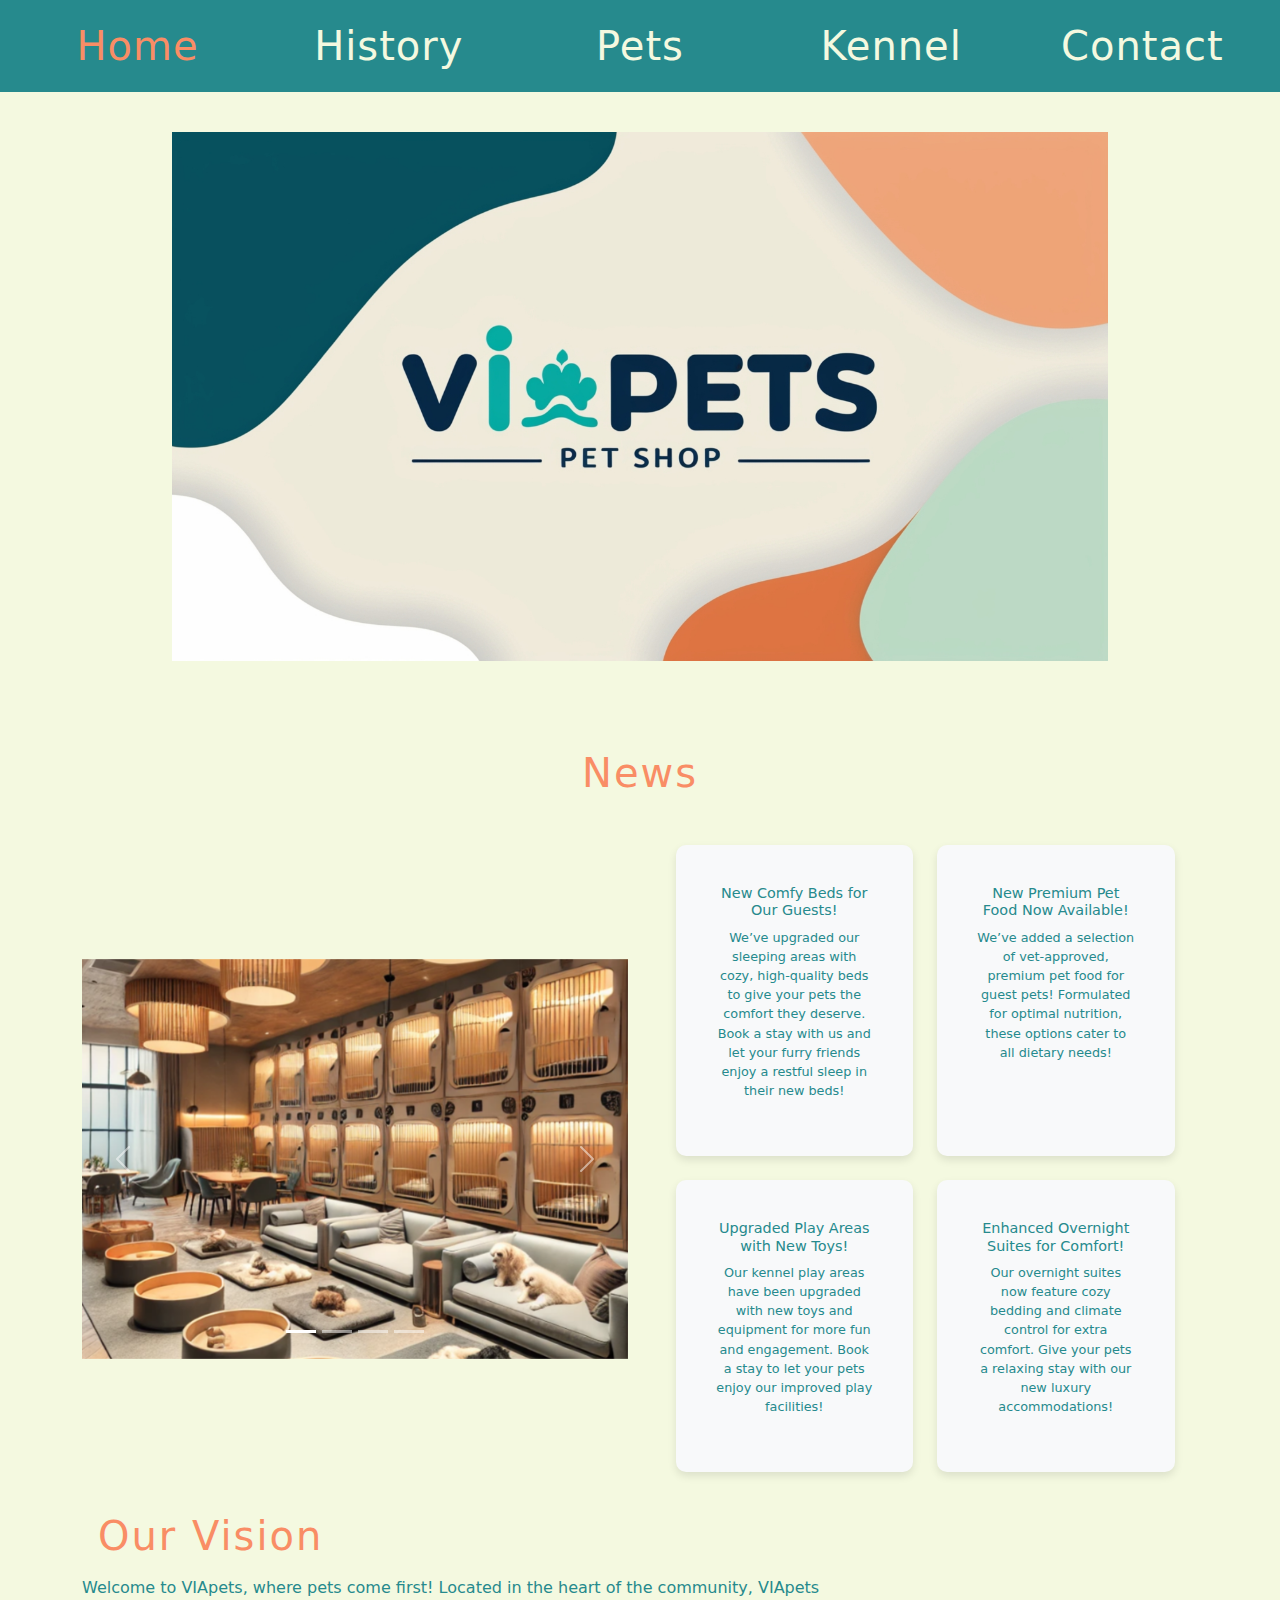
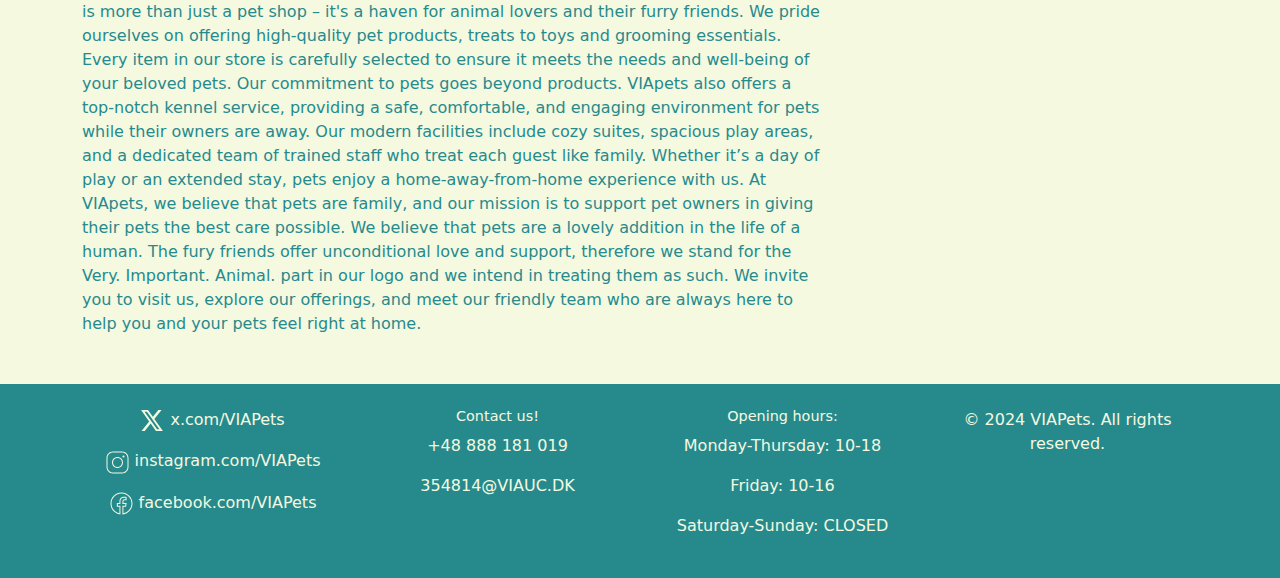
<file: website/index.html>
<!-- AUTHOR: JAKUB BĄCZEK -->
<!DOCTYPE html>
<html lang="en">
<head>
    <meta charset="UTF-8">
    <meta name="viewport" content="width=device-width, initial-scale=1.0">
    <title>VIAPets Main page</title>
    <link href="css/bootstrap.min.css" type="text/css" rel="stylesheet">
    <link href="css/index.css" rel="stylesheet">
    <link href="css/header.css" rel="stylesheet" type="text/css">
    <link href="css/footer.css" rel="stylesheet" type="text/css">
    <script src="js/bootstrap.bundle.min.js"></script>
    <link rel="shortcut icon" href="img/favicon.ico">
</head>
<body>
<header>
    <nav class="navbar navbar-expand-lg navbar-custom">
        <div class="container-fluid">
          <button class="navbar-toggler" type="button" data-bs-toggle="collapse" data-bs-target="#navbarNav" aria-controls="navbarNav" aria-expanded="false" aria-label="Toggle navigation">
            <span class="navbar-toggler-icon"><svg xmlns="http://www.w3.org/2000/svg" viewBox="0 0 30 30"><path stroke-linecap="round" stroke-miterlimit="10" stroke-width="2" d="M4 7h22M4 15h22M4 23h22"/></svg></span>
          </button>
          <div class="collapse navbar-collapse" id="navbarNav">
            <ul class="navbar-nav">
              <li class="nav-item">
                <a class="nav-link active" href="index.html">Home</a>
              </li>
              <li class="nav-item">
                <a class="nav-link" href="history.html">History</a>
              </li>
              <li class="nav-item">
                <a class="nav-link" href="pets.html">Pets</a>
              </li>
              <li class="nav-item">
                <a class="nav-link" href="kennel.html">Kennel</a>
              </li>
              <li class="nav-item">
                <a class="nav-link" href="contact.html">Contact</a>
              </li>
            </ul>
          </div>
        </div>
      </nav>
</header>
<div class="d-flex justify-content-center row m-0 rounded">
    <img src="img/viapets_logo.jpg" class="col-md-9 col-12 img-fluid rounded big-logo rounded" alt="Logo">
</div>
<div class="container">
    <h1 class="text-center m-5">News</h1>
    <div class="row">
        <div class="col-lg-6 col-12 d-flex align-items-center mb-4">
            <div id="carouselExampleIndicators" class="carousel slide" data-bs-ride="carousel">
                <div class="carousel-indicators">
                    <button type="button" data-bs-target="#carouselExampleIndicators" data-bs-slide-to="0" class="active" aria-current="true" aria-label="Slide 1"></button>
                    <button type="button" data-bs-target="#carouselExampleIndicators" data-bs-slide-to="1" aria-label="Slide 2"></button>
                    <button type="button" data-bs-target="#carouselExampleIndicators" data-bs-slide-to="2" aria-label="Slide 3"></button>
                    <button type="button" data-bs-target="#carouselExampleIndicators" data-bs-slide-to="3" aria-label="Slide 4"></button>
                </div>
                <div class="carousel-inner">
                    <div class="carousel-item active">
                        <img src="img/hotel2.png" class="d-block" alt="Luxury Suite 1">
                    </div>
                    <div class="carousel-item">
                        <img src="img/food.jpg" class="d-block" alt="Luxury Suite 2">
                    </div>
                    <div class="carousel-item">
                        <img src="img/beds.jpg" class="d-block " alt="Luxury Suite 3">
                    </div>
                    <div class="carousel-item">
                        <img src="img/palmywtle2.jpg" class="d-block " alt="Luxury Suite 3">
                    </div>
                </div>
                <button class="carousel-control-prev" type="button" data-bs-target="#carouselExampleIndicators" data-bs-slide="prev">
                    <span class="carousel-control-prev-icon" aria-hidden="true"></span>
                    <span class="visually-hidden">Previous</span>
                </button>
                <button class="carousel-control-next" type="button" data-bs-target="#carouselExampleIndicators" data-bs-slide="next">
                    <span class="carousel-control-next-icon" aria-hidden="true"></span>
                    <span class="visually-hidden">Next</span>
                </button>
            </div>
        </div>
        
        <div class="col-lg-6 col-12 mb-4">
           
            <div class="row gap-4 d-flex justify-content-center news">
                <div class="col-lg-5 col-12 vision m-0">
                    <h5>New Comfy Beds for Our Guests!</h5>
                    <p>We’ve upgraded our sleeping areas with cozy, high-quality beds to give your pets the comfort they deserve.
                         Book a stay with us and let your furry friends enjoy a restful sleep in their new beds! </p>
                </div>
                <div class="col-lg-5 col-12 vision m-0">

                    <h5>New Premium Pet Food Now Available!</h5>
                    <p>We’ve added a selection of vet-approved, premium pet food for guest pets! Formulated for optimal nutrition, 
                        these options cater to all dietary needs!</p>
                </div>
                <div class="col-lg-5 col-12 vision m-0">
                    <h5>Upgraded Play Areas with New Toys!</h5>
                    <p>Our kennel play areas have been upgraded with new toys and equipment for more fun and engagement.
                         Book a stay to let your pets enjoy our improved play facilities!</p>
                </div>
                <div class="col-lg-5 col-12 vision m-0">
                    <h5>Enhanced Overnight Suites for Comfort!</h5>
                    <p>Our overnight suites now feature cozy bedding and climate control for extra comfort. 
                        Give your pets a relaxing stay with our new luxury accommodations!</p>
                </div>
            </div>
        </div>
    </div>
    <div class="col-md-8 col-12">
        <h1 class="m-3">Our Vision</h1>
        <p class="mb-5">Welcome to VIApets, where pets come first! Located in the heart of the community, VIApets is more than just a pet shop – it's a haven for animal lovers and their furry friends. We pride ourselves on offering high-quality pet products, treats to toys and grooming essentials. Every item in our store is carefully selected to ensure it meets the needs and well-being of your beloved pets.

            Our commitment to pets goes beyond products. VIApets also offers a top-notch kennel service, providing a safe, comfortable, and engaging environment for pets while their owners are away. Our modern facilities include cozy suites, spacious play areas, and a dedicated team of trained staff who treat each guest like family. Whether it’s a day of play or an extended stay, pets enjoy a home-away-from-home experience with us.
            
            At VIApets, we believe that pets are family, and our mission is to support pet owners in giving their pets the best care possible. We believe that pets are a lovely addition in the life of a human. The fury friends offer unconditional love and support, therefore we stand for the Very. Important. Animal. part in our logo and we intend in treating them as such. We invite you to visit us, explore our offerings, and meet our friendly team who are always here to help you and your pets feel right at home.
            
            </p>
    </div>
</div>

<footer class="text-center py-4"> 
    <div class="container">
        <div class="row">
            <div class="col-md-3">
            
                <p><a href="x.com/VIAPets"><i><svg class="w-6 h-6 text-gray-800 dark:text-white" aria-hidden="true" xmlns="http://www.w3.org/2000/svg" width="25" height="25" fill="currentColor" viewBox="0 0 24 24">
                    <path fill="#F4F9E0" d="M13.795 10.533 20.68 2h-3.073l-5.255 6.517L7.69 2H1l7.806 10.91L1.47 22h3.074l5.705-7.07L15.31 22H22l-8.205-11.467Zm-2.38 2.95L9.97 11.464 4.36 3.627h2.31l4.528 6.317 1.443 2.02 6.018 8.409h-2.31l-4.934-6.89Z"/>
                  </svg>
                  </i> x.com/VIAPets</a></p>
                <p><a href="instagram.com/VIAPets"><i><svg xmlns="http://www.w3.org/2000/svg" x="0px" y="0px" width="25" height="25" viewBox="0 0 50 50" >
                    <path fill="#F4F9E0" d="M 16 3 C 8.8324839 3 3 8.8324839 3 16 L 3 34 C 3 41.167516 8.8324839 47 16 47 L 34 47 C 41.167516 47 47 41.167516 47 34 L 47 16 C 47 8.8324839 41.167516 3 34 3 L 16 3 z M 16 5 L 34 5 C 40.086484 5 45 9.9135161 45 16 L 45 34 C 45 40.086484 40.086484 45 34 45 L 16 45 C 9.9135161 45 5 40.086484 5 34 L 5 16 C 5 9.9135161 9.9135161 5 16 5 z M 37 11 A 2 2 0 0 0 35 13 A 2 2 0 0 0 37 15 A 2 2 0 0 0 39 13 A 2 2 0 0 0 37 11 z M 25 14 C 18.936712 14 14 18.936712 14 25 C 14 31.063288 18.936712 36 25 36 C 31.063288 36 36 31.063288 36 25 C 36 18.936712 31.063288 14 25 14 z M 25 16 C 29.982407 16 34 20.017593 34 25 C 34 29.982407 29.982407 34 25 34 C 20.017593 34 16 29.982407 16 25 C 16 20.017593 20.017593 16 25 16 z"></path></svg></i> instagram.com/VIAPets</a></p>
                <p><a href="facebook.com/VIAPets"><i><svg xmlns="http://www.w3.org/2000/svg" x="0px" y="0px" width="25" height="25" viewBox="0 0 50 50">
                    <path fill="#F4F9E0" d="M 25 3 C 12.861562 3 3 12.861562 3 25 C 3 36.019135 11.127533 45.138355 21.712891 46.728516 L 22.861328 46.902344 L 22.861328 29.566406 L 17.664062 29.566406 L 17.664062 26.046875 L 22.861328 26.046875 L 22.861328 21.373047 C 22.861328 18.494965 23.551973 16.599417 24.695312 15.410156 C 25.838652 14.220896 27.528004 13.621094 29.878906 13.621094 C 31.758714 13.621094 32.490022 13.734993 33.185547 13.820312 L 33.185547 16.701172 L 30.738281 16.701172 C 29.349697 16.701172 28.210449 17.475903 27.619141 18.507812 C 27.027832 19.539724 26.84375 20.771816 26.84375 22.027344 L 26.84375 26.044922 L 32.966797 26.044922 L 32.421875 29.564453 L 26.84375 29.564453 L 26.84375 46.929688 L 27.978516 46.775391 C 38.71434 45.319366 47 36.126845 47 25 C 47 12.861562 37.138438 3 25 3 z M 25 5 C 36.057562 5 45 13.942438 45 25 C 45 34.729791 38.035799 42.731796 28.84375 44.533203 L 28.84375 31.564453 L 34.136719 31.564453 L 35.298828 24.044922 L 28.84375 24.044922 L 28.84375 22.027344 C 28.84375 20.989871 29.033574 20.060293 29.353516 19.501953 C 29.673457 18.943614 29.981865 18.701172 30.738281 18.701172 L 35.185547 18.701172 L 35.185547 12.009766 L 34.318359 11.892578 C 33.718567 11.811418 32.349197 11.621094 29.878906 11.621094 C 27.175808 11.621094 24.855567 12.357448 23.253906 14.023438 C 21.652246 15.689426 20.861328 18.170128 20.861328 21.373047 L 20.861328 24.046875 L 15.664062 24.046875 L 15.664062 31.566406 L 20.861328 31.566406 L 20.861328 44.470703 C 11.816995 42.554813 5 34.624447 5 25 C 5 13.942438 13.942438 5 25 5 z"></path>
                    </svg></i> facebook.com/VIAPets</a></p>
            </div>
            <div class="col-md-3">
                <a href="contact.html"><h5>Contact us!</h5></a>
                <p><a href= "tel:+48888181019">+48 888 181 019</a></p>
                <p><a href= "mailto:354814@VIAUC.DK">354814@VIAUC.DK</a></p>
            </div>
            <div class="col-md-3">
                <h5>Opening hours:</h5>
                <p>Monday-Thursday: 10-18</p>
                <p>Friday: 10-16</p>
                <p>Saturday-Sunday: CLOSED</p>
            </div>
            <div class="col-md-3">
                <p>&copy; 2024 VIAPets. All rights reserved.</p>
            </div>
        </div>
    </div>
</footer>
</body>
</file>
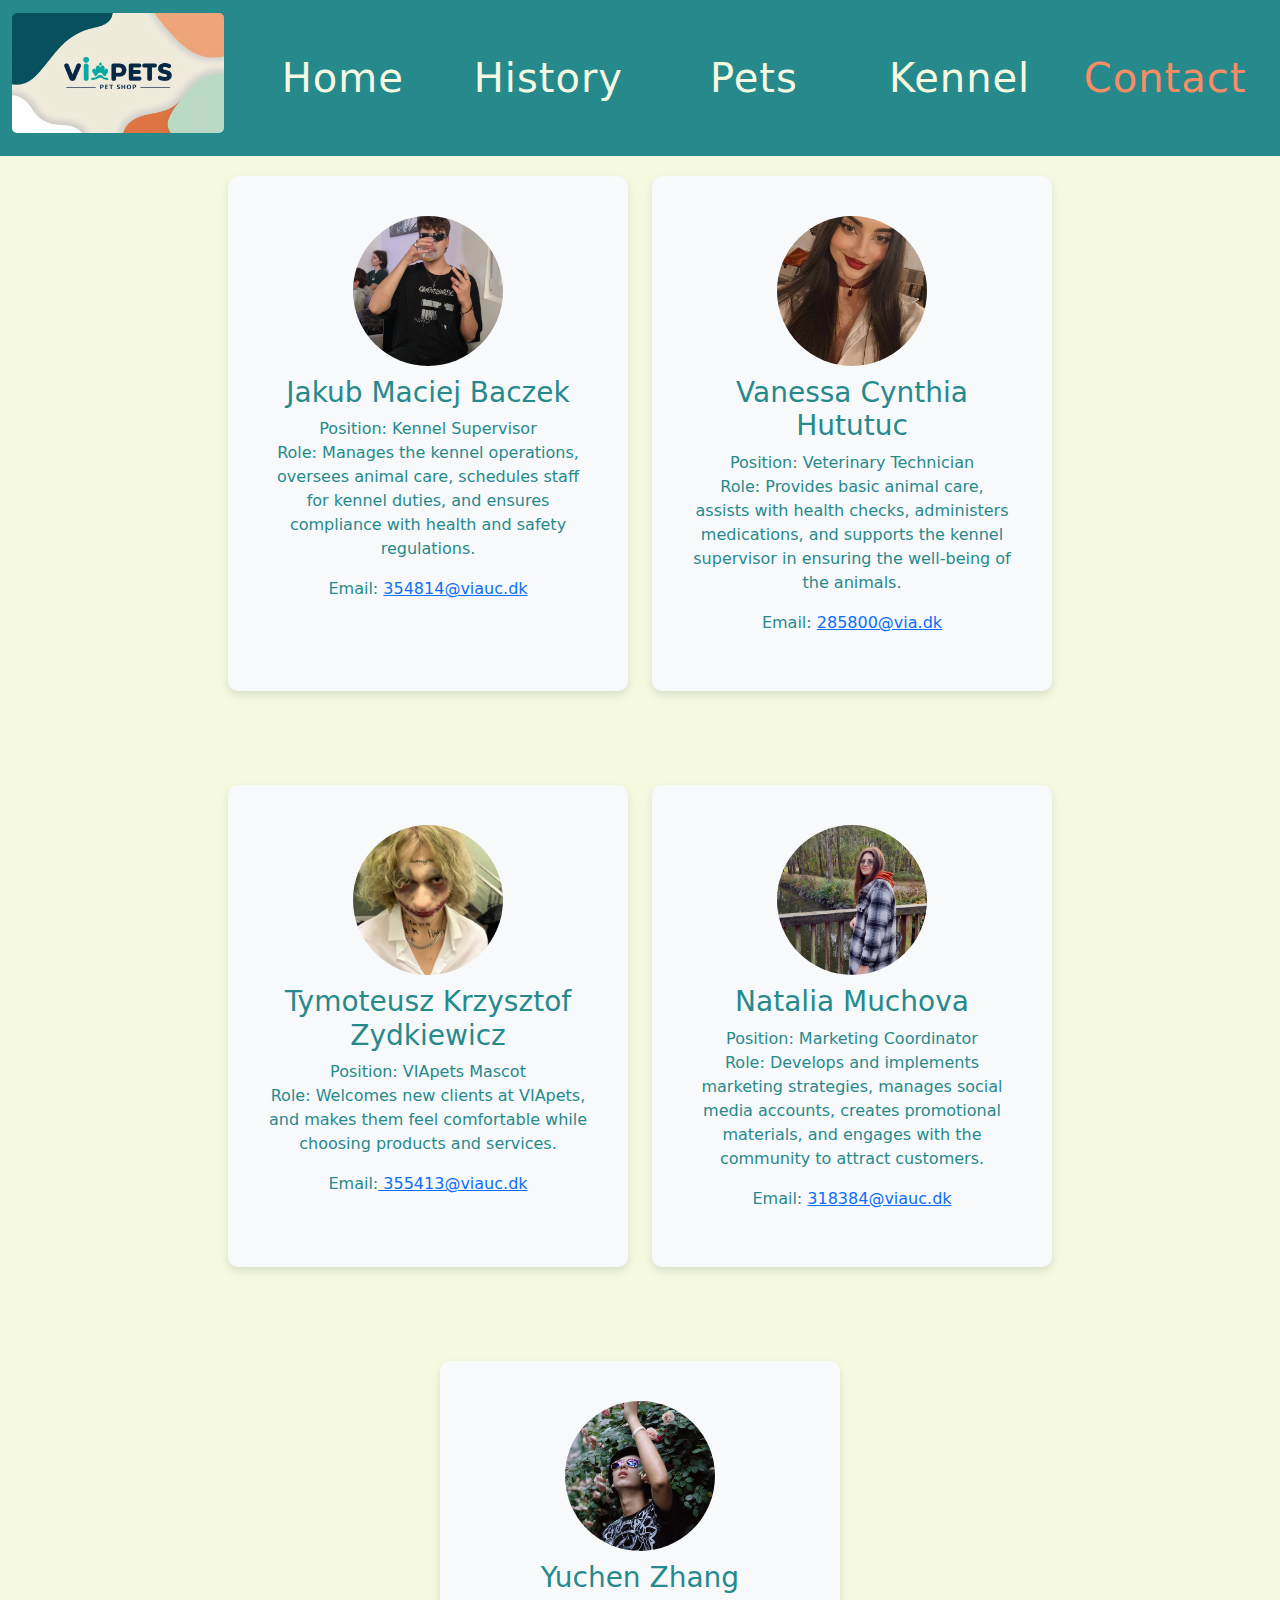
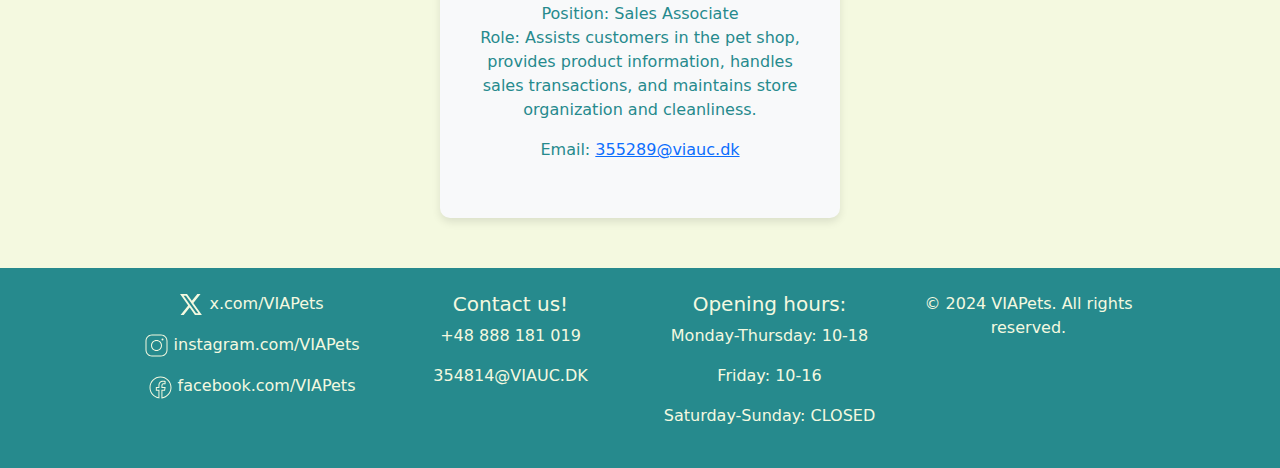
<file: website/contact.html>
<!-- AUTHOR: Vanessa Hututuc -->
<!DOCTYPE html>
<html lang="en">

<head>
    <meta charset="UTF-8" >
    <title>VIAPets Contact Us</title>
    <meta name="viewport" content="width=device-width, initial-scale=1">
    <link href="css/bootstrap.min.css" type="text/css" rel="stylesheet">
    <link href="css/contact.css" rel="stylesheet">
    <link href="css/header.css" rel="stylesheet" type="text/css">
    <link href="css/footer.css" rel="stylesheet" type="text/css">
    <script src="js/bootstrap.bundle.min.js"></script>
    <link rel="shortcut icon" href="img/favicon.ico">
</head>
<body>
    <header>
        <nav class="navbar navbar-expand-lg navbar-custom">
            <div class="container-fluid">
              <a class="navbar-brand" href="index.html">      
                <img src="img/viapets_logo.jpg" alt="VIApets">
            </a>
              <button class="navbar-toggler" type="button" data-bs-toggle="collapse" data-bs-target="#navbarNav" aria-controls="navbarNav" aria-expanded="false" aria-label="Toggle navigation">
                <span class="navbar-toggler-icon"><svg xmlns="http://www.w3.org/2000/svg" viewBox="0 0 30 30"><path stroke-linecap="round" stroke-miterlimit="10" stroke-width="2" d="M4 7h22M4 15h22M4 23h22"/></svg></span>
              </button>
              <div class="collapse navbar-collapse" id="navbarNav">
                <ul class="navbar-nav">
                  <li class="nav-item">
                    <a class="nav-link" href="index.html">Home</a>
                  </li>
                  <li class="nav-item">
                    <a class="nav-link" href="history.html">History</a>
                  </li>
                  <li class="nav-item">
                    <a class="nav-link" href="pets.html">Pets</a>
                  </li>
                  <li class="nav-item">
                    <a class="nav-link" href="kennel.html">Kennel</a>
                  </li>
                  <li class="nav-item">
                    <a class="nav-link active" href="contact.html">Contact</a>
                  </li>
                </ul>
              </div>
            </div>
          </nav>
    </header>
        <div class="row justify-content-center gap-4">
            <div class="col-md-4 employee-card text-center vision">
                <img src="img/Jakub.jpg" alt="Employee 1" class="employee-image rounded-circle">
                <h3>Jakub Maciej Baczek</h3>
                <p>Position: Kennel Supervisor<br>
                Role: Manages the kennel operations, oversees animal care, schedules staff for kennel duties, and ensures compliance with health and safety regulations.<br></p>
                <p>Email: <a href="mailto:318384@viauc.dk">354814@viauc.dk</a></p>
            </div>
            <div class="col-md-4 employee-card text-center vision">
                <img src="img/me.jpg" alt="Employee 2" class="employee-image rounded-circle">
                <h3>Vanessa Cynthia Hututuc</h3>
                <p>Position: Veterinary Technician<br>
                Role: Provides basic animal care, assists with health checks, administers medications, and supports the kennel supervisor in ensuring the well-being of the animals.<br></p>
                <p>Email: <a href="mailto:285800@via.dk"> 285800@via.dk</a></p>
            </div>
            <div class="col-md-4 employee-card text-center vision">
                <img src="img/Timmy.jpg" alt="Employee 3" class="employee-image rounded-circle">
                <h3>Tymoteusz Krzysztof Zydkiewicz</h3>
                <p>Position: VIApets Mascot<br>
                Role: Welcomes new clients at VIApets, and makes them feel comfortable while choosing products and services.<br></p>
                <p>Email:<a href="mailto:355413@viauc.dk"> 355413@viauc.dk</a></p>
            </div>
            <div class="col-md-4 employee-card text-center vision">
                <img src="img/Natalia.jpg" alt="Employee 4" class="employee-image rounded-circle">
                <h3>Natalia Muchova</h3>
                <p>Position: Marketing Coordinator<br>
                 Role: Develops and implements marketing strategies, manages social media accounts, creates promotional materials, and engages with the community to attract customers.<br></p>
                <p>Email: <a href="mailto:318384@viauc.dk"> 318384@viauc.dk</a></p>
            </div>
            <div class="col-md-4 employee-card text-center vision">
                <img src="img/Yuchen.jpg" alt="Employee 5" class="employee-image rounded-circle">
                <h3>Yuchen Zhang</h3>
                <p>Position: Sales Associate<br>
                 Role: Assists customers in the pet shop, provides product information, handles sales transactions, and maintains store organization and cleanliness.<br></p>
                <p>Email: <a href="mailto:318384@viauc.dk"> 355289@viauc.dk</a><br></p>
            </div>
        </div>

    <footer class="text-center py-4"> 
      <div class="container">
          <div class="row">
              <div class="col-md-3">
                  <p><a href="x.com/VIAPets"><i><svg class="w-6 h-6 text-gray-800 dark:text-white" aria-hidden="true" xmlns="http://www.w3.org/2000/svg" width="25" height="25" fill="currentColor" viewBox="0 0 24 24">
                      <path fill="#F4F9E0" d="M13.795 10.533 20.68 2h-3.073l-5.255 6.517L7.69 2H1l7.806 10.91L1.47 22h3.074l5.705-7.07L15.31 22H22l-8.205-11.467Zm-2.38 2.95L9.97 11.464 4.36 3.627h2.31l4.528 6.317 1.443 2.02 6.018 8.409h-2.31l-4.934-6.89Z"/>
                    </svg>
                    </i> x.com/VIAPets</a></p>
                  <p><a href="instagram.com/VIAPets"><i><svg xmlns="http://www.w3.org/2000/svg" x="0px" y="0px" width="25" height="25" viewBox="0 0 50 50" >
                      <path fill="#F4F9E0" d="M 16 3 C 8.8324839 3 3 8.8324839 3 16 L 3 34 C 3 41.167516 8.8324839 47 16 47 L 34 47 C 41.167516 47 47 41.167516 47 34 L 47 16 C 47 8.8324839 41.167516 3 34 3 L 16 3 z M 16 5 L 34 5 C 40.086484 5 45 9.9135161 45 16 L 45 34 C 45 40.086484 40.086484 45 34 45 L 16 45 C 9.9135161 45 5 40.086484 5 34 L 5 16 C 5 9.9135161 9.9135161 5 16 5 z M 37 11 A 2 2 0 0 0 35 13 A 2 2 0 0 0 37 15 A 2 2 0 0 0 39 13 A 2 2 0 0 0 37 11 z M 25 14 C 18.936712 14 14 18.936712 14 25 C 14 31.063288 18.936712 36 25 36 C 31.063288 36 36 31.063288 36 25 C 36 18.936712 31.063288 14 25 14 z M 25 16 C 29.982407 16 34 20.017593 34 25 C 34 29.982407 29.982407 34 25 34 C 20.017593 34 16 29.982407 16 25 C 16 20.017593 20.017593 16 25 16 z"></path></svg></i> instagram.com/VIAPets</a></p>
                  <p><a href="facebook.com/VIAPets"><i><svg xmlns="http://www.w3.org/2000/svg" x="0px" y="0px" width="25" height="25" viewBox="0 0 50 50">
                      <path fill="#F4F9E0" d="M 25 3 C 12.861562 3 3 12.861562 3 25 C 3 36.019135 11.127533 45.138355 21.712891 46.728516 L 22.861328 46.902344 L 22.861328 29.566406 L 17.664062 29.566406 L 17.664062 26.046875 L 22.861328 26.046875 L 22.861328 21.373047 C 22.861328 18.494965 23.551973 16.599417 24.695312 15.410156 C 25.838652 14.220896 27.528004 13.621094 29.878906 13.621094 C 31.758714 13.621094 32.490022 13.734993 33.185547 13.820312 L 33.185547 16.701172 L 30.738281 16.701172 C 29.349697 16.701172 28.210449 17.475903 27.619141 18.507812 C 27.027832 19.539724 26.84375 20.771816 26.84375 22.027344 L 26.84375 26.044922 L 32.966797 26.044922 L 32.421875 29.564453 L 26.84375 29.564453 L 26.84375 46.929688 L 27.978516 46.775391 C 38.71434 45.319366 47 36.126845 47 25 C 47 12.861562 37.138438 3 25 3 z M 25 5 C 36.057562 5 45 13.942438 45 25 C 45 34.729791 38.035799 42.731796 28.84375 44.533203 L 28.84375 31.564453 L 34.136719 31.564453 L 35.298828 24.044922 L 28.84375 24.044922 L 28.84375 22.027344 C 28.84375 20.989871 29.033574 20.060293 29.353516 19.501953 C 29.673457 18.943614 29.981865 18.701172 30.738281 18.701172 L 35.185547 18.701172 L 35.185547 12.009766 L 34.318359 11.892578 C 33.718567 11.811418 32.349197 11.621094 29.878906 11.621094 C 27.175808 11.621094 24.855567 12.357448 23.253906 14.023438 C 21.652246 15.689426 20.861328 18.170128 20.861328 21.373047 L 20.861328 24.046875 L 15.664062 24.046875 L 15.664062 31.566406 L 20.861328 31.566406 L 20.861328 44.470703 C 11.816995 42.554813 5 34.624447 5 25 C 5 13.942438 13.942438 5 25 5 z"></path>
                      </svg></i> facebook.com/VIAPets</a></p>
              </div>
              <div class="col-md-3">
                  <a href="contact.html"><h5>Contact us!</h5></a>
                  <p><a href= "tel:+48888181019">+48 888 181 019</a></p>
                  <p><a href= "mailto:354814@VIAUC.DK">354814@VIAUC.DK</a></p>
              </div>
              <div class="col-md-3">
                  <h5>Opening hours:</h5>
                  <p>Monday-Thursday: 10-18</p>
                  <p>Friday: 10-16</p>
                  <p>Saturday-Sunday: CLOSED</p>
              </div>
              <div class="col-md-3">
                  <p>&copy; 2024 VIAPets. All rights reserved.</p>
              </div>
          </div>
      </div>
  </footer>
</body>
</html>
</file>
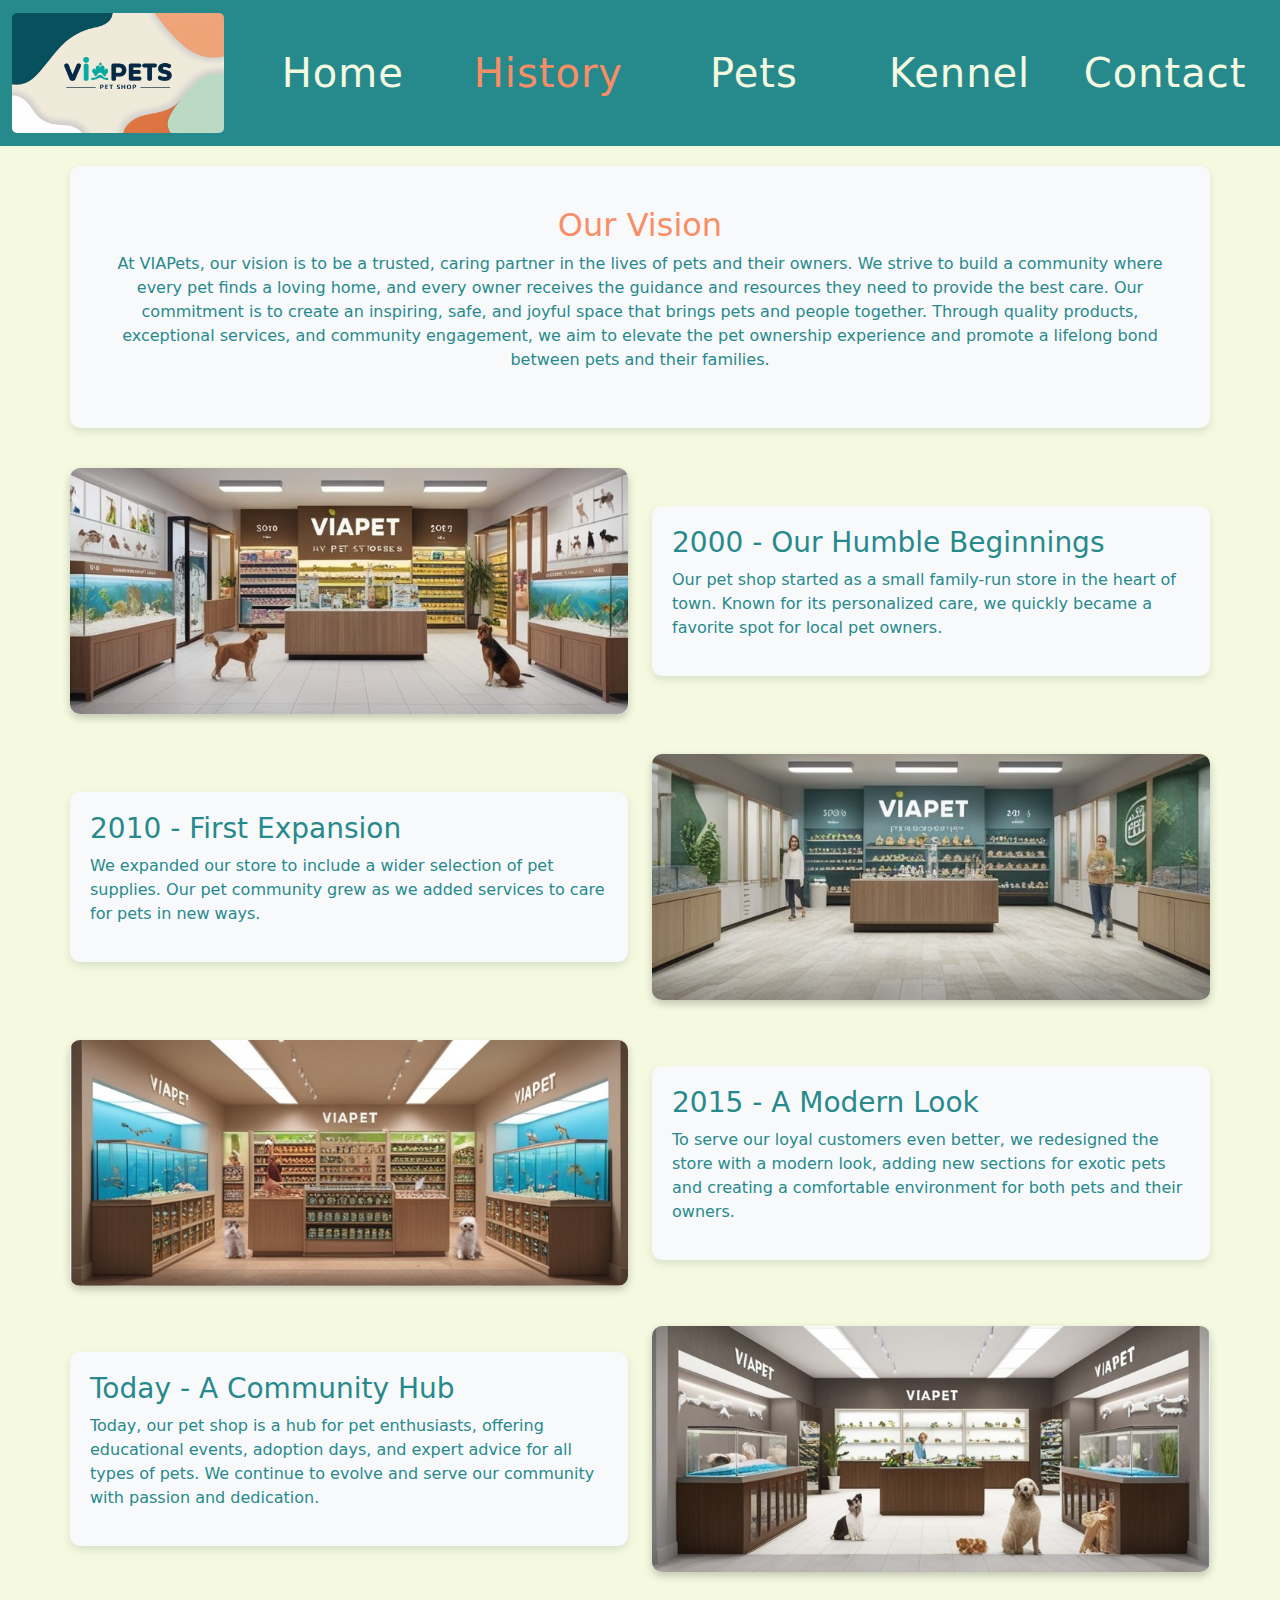
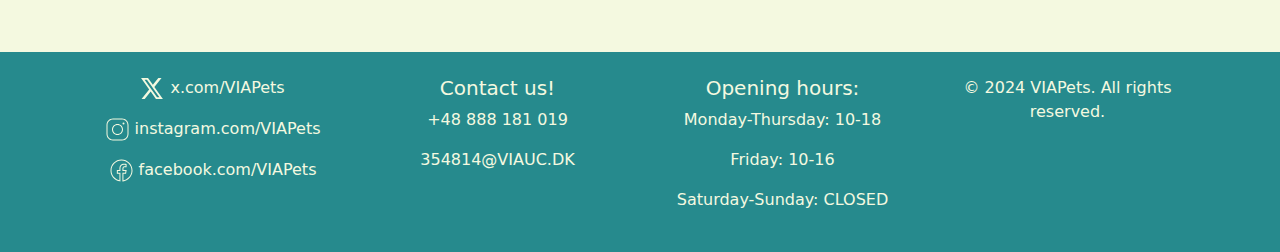
<file: website/history.html>
<!-- AUTHOR: NATALIA MUCHOVA -->
<!DOCTYPE html>
<html lang="en">

<head>
    <title>VIAPets History</title>
    <meta charset="utf-8">
    
    <link href="css/bootstrap.min.css" type="text/css" rel="stylesheet">
    <link href="css/history.css" rel="stylesheet" type="text/css">
    <link href="css/header.css" rel="stylesheet" type="text/css">
    <link href="css/footer.css" rel="stylesheet" type="text/css">
    <script src="js/bootstrap.bundle.min.js"></script>
    <link rel="shortcut icon" href="img/favicon.ico">
</head>
<body>
    <header>
        <nav class="navbar navbar-expand-lg navbar-custom">
            <div class="container-fluid">
              <a class="navbar-brand" href="index.html">      
                <img src="img/viapets_logo.jpg" alt="VIApets">
            </a>
              <button class="navbar-toggler" type="button" data-bs-toggle="collapse" data-bs-target="#navbarNav" aria-controls="navbarNav" aria-expanded="false" aria-label="Toggle navigation">
                <span class="navbar-toggler-icon"><svg xmlns="http://www.w3.org/2000/svg" viewBox="0 0 30 30"><path stroke-linecap="round" stroke-miterlimit="10" stroke-width="2" d="M4 7h22M4 15h22M4 23h22"/></svg></span>
              </button>
              <div class="collapse navbar-collapse" id="navbarNav">
                <ul class="navbar-nav">
                  <li class="nav-item">
                    <a class="nav-link" href="index.html">Home</a>
                  </li>
                  <li class="nav-item">
                    <a class="nav-link active" href="history.html">History</a>
                  </li>
                  <li class="nav-item">
                    <a class="nav-link" href="pets.html">Pets</a>
                  </li>
                  <li class="nav-item">
                    <a class="nav-link" href="kennel.html">Kennel</a>
                  </li>
                  <li class="nav-item">
                    <a class="nav-link" href="contact.html">Contact</a>
                  </li>
                </ul>
              </div>
            </div>
          </nav>
    </header>

<!-- Vision Section -->
<div class="container vision">
    <h2>Our Vision</h2>
    <p>
        At VIAPets, our vision is to be a trusted, caring partner in the lives of pets and their owners. We strive to
        build a community where every pet finds a loving home, and every owner receives the guidance and resources they need to
        provide the best care. Our commitment is to create an inspiring, safe, and joyful space that brings pets and people together.
        Through quality products, exceptional services, and community engagement, we aim to elevate the pet ownership experience and
        promote a lifelong bond between pets and their families.
    </p>
</div>

<!-- Timeline Section -->
<div class="container history">
    <div class="row years">
        <div class="col-md-6">
            <img src="img/2000.jpg" alt="Pet Shop in 2000">
        </div>
        <div class="col-md-6 d-flex align-items-center">
            <div class="content">
                <h3>2000 - Our Humble Beginnings</h3>
                <p>Our pet shop started as a small family-run store in the heart of town. Known for its personalized care, we quickly became a favorite spot for local pet owners.</p>
            </div>
        </div>
    </div>

    <div class="row years flex-md-row-reverse">
        <div class="col-md-6">
            <img src="img/2010.jpg" alt="Pet Shop in 2010">
        </div>
        <div class="col-md-6 d-flex align-items-center">
            <div class="content">
                <h3>2010 - First Expansion</h3>
                <p>We expanded our store to include a wider selection of pet supplies. Our pet community grew as we added services to care for pets in new ways.</p>
            </div>
        </div>
    </div>

    <div class="row years">
        <div class="col-md-6">
            <img src="img/2015.jpg" alt="Pet Shop in 2000">
        </div>
        <div class="col-md-6 d-flex align-items-center">
            <div class="content">
                <h3>2015 - A Modern Look</h3>
                <p>To serve our loyal customers even better, we redesigned the store with a modern look, adding new sections for exotic pets and creating a comfortable environment for both pets and their owners.</p>
            </div>
        </div>
    </div>

    <div class="row years flex-md-row-reverse">
        <div class="col-md-6">
            <img src="img/2024.jpg" alt="Pet Shop in Present Day">
        </div>
        <div class="col-md-6 d-flex align-items-center">
            <div class="content">
                <h3>Today - A Community Hub</h3>
                <p>Today, our pet shop is a hub for pet enthusiasts, offering educational events, adoption days, and expert advice for all types of pets. We continue to evolve and serve our community with passion and dedication.</p>
            </div>
        </div>
    </div>
</div>
<footer class="text-center py-4"> 
    <div class="container">
        <div class="row">
            <div class="col-md-3">
        
                <p><a href="x.com/VIAPets"><i><svg class="w-6 h-6 text-gray-800 dark:text-white" aria-hidden="true" xmlns="http://www.w3.org/2000/svg" width="25" height="25" fill="currentColor" viewBox="0 0 24 24">
                    <path fill="#F4F9E0" d="M13.795 10.533 20.68 2h-3.073l-5.255 6.517L7.69 2H1l7.806 10.91L1.47 22h3.074l5.705-7.07L15.31 22H22l-8.205-11.467Zm-2.38 2.95L9.97 11.464 4.36 3.627h2.31l4.528 6.317 1.443 2.02 6.018 8.409h-2.31l-4.934-6.89Z"/>
                  </svg>
                  </i> x.com/VIAPets</a></p>
                <p><a href="instagram.com/VIAPets"><i><svg xmlns="http://www.w3.org/2000/svg" x="0px" y="0px" width="25" height="25" viewBox="0 0 50 50" >
                    <path fill="#F4F9E0" d="M 16 3 C 8.8324839 3 3 8.8324839 3 16 L 3 34 C 3 41.167516 8.8324839 47 16 47 L 34 47 C 41.167516 47 47 41.167516 47 34 L 47 16 C 47 8.8324839 41.167516 3 34 3 L 16 3 z M 16 5 L 34 5 C 40.086484 5 45 9.9135161 45 16 L 45 34 C 45 40.086484 40.086484 45 34 45 L 16 45 C 9.9135161 45 5 40.086484 5 34 L 5 16 C 5 9.9135161 9.9135161 5 16 5 z M 37 11 A 2 2 0 0 0 35 13 A 2 2 0 0 0 37 15 A 2 2 0 0 0 39 13 A 2 2 0 0 0 37 11 z M 25 14 C 18.936712 14 14 18.936712 14 25 C 14 31.063288 18.936712 36 25 36 C 31.063288 36 36 31.063288 36 25 C 36 18.936712 31.063288 14 25 14 z M 25 16 C 29.982407 16 34 20.017593 34 25 C 34 29.982407 29.982407 34 25 34 C 20.017593 34 16 29.982407 16 25 C 16 20.017593 20.017593 16 25 16 z"></path></svg></i> instagram.com/VIAPets</a></p>
                <p><a href="facebook.com/VIAPets"><i><svg xmlns="http://www.w3.org/2000/svg" x="0px" y="0px" width="25" height="25" viewBox="0 0 50 50">
                    <path fill="#F4F9E0" d="M 25 3 C 12.861562 3 3 12.861562 3 25 C 3 36.019135 11.127533 45.138355 21.712891 46.728516 L 22.861328 46.902344 L 22.861328 29.566406 L 17.664062 29.566406 L 17.664062 26.046875 L 22.861328 26.046875 L 22.861328 21.373047 C 22.861328 18.494965 23.551973 16.599417 24.695312 15.410156 C 25.838652 14.220896 27.528004 13.621094 29.878906 13.621094 C 31.758714 13.621094 32.490022 13.734993 33.185547 13.820312 L 33.185547 16.701172 L 30.738281 16.701172 C 29.349697 16.701172 28.210449 17.475903 27.619141 18.507812 C 27.027832 19.539724 26.84375 20.771816 26.84375 22.027344 L 26.84375 26.044922 L 32.966797 26.044922 L 32.421875 29.564453 L 26.84375 29.564453 L 26.84375 46.929688 L 27.978516 46.775391 C 38.71434 45.319366 47 36.126845 47 25 C 47 12.861562 37.138438 3 25 3 z M 25 5 C 36.057562 5 45 13.942438 45 25 C 45 34.729791 38.035799 42.731796 28.84375 44.533203 L 28.84375 31.564453 L 34.136719 31.564453 L 35.298828 24.044922 L 28.84375 24.044922 L 28.84375 22.027344 C 28.84375 20.989871 29.033574 20.060293 29.353516 19.501953 C 29.673457 18.943614 29.981865 18.701172 30.738281 18.701172 L 35.185547 18.701172 L 35.185547 12.009766 L 34.318359 11.892578 C 33.718567 11.811418 32.349197 11.621094 29.878906 11.621094 C 27.175808 11.621094 24.855567 12.357448 23.253906 14.023438 C 21.652246 15.689426 20.861328 18.170128 20.861328 21.373047 L 20.861328 24.046875 L 15.664062 24.046875 L 15.664062 31.566406 L 20.861328 31.566406 L 20.861328 44.470703 C 11.816995 42.554813 5 34.624447 5 25 C 5 13.942438 13.942438 5 25 5 z"></path>
                    </svg></i> facebook.com/VIAPets</a></p>
            </div>
            <div class="col-md-3">
                <a href="contact.html"><h5>Contact us!</h5></a>
                <p><a href= "tel:+48888181019">+48 888 181 019</a></p>
                <p><a href= "mailto:354814@VIAUC.DK">354814@VIAUC.DK</a></p>
            </div>
            <div class="col-md-3">
                <h5>Opening hours:</h5>
                <p>Monday-Thursday: 10-18</p>
                <p>Friday: 10-16</p>
                <p>Saturday-Sunday: CLOSED</p>
            </div>
            <div class="col-md-3">
                <p>&copy; 2024 VIAPets. All rights reserved.</p>
            </div>
        </div>
    </div>
</footer>

</body>
</html>
</file>
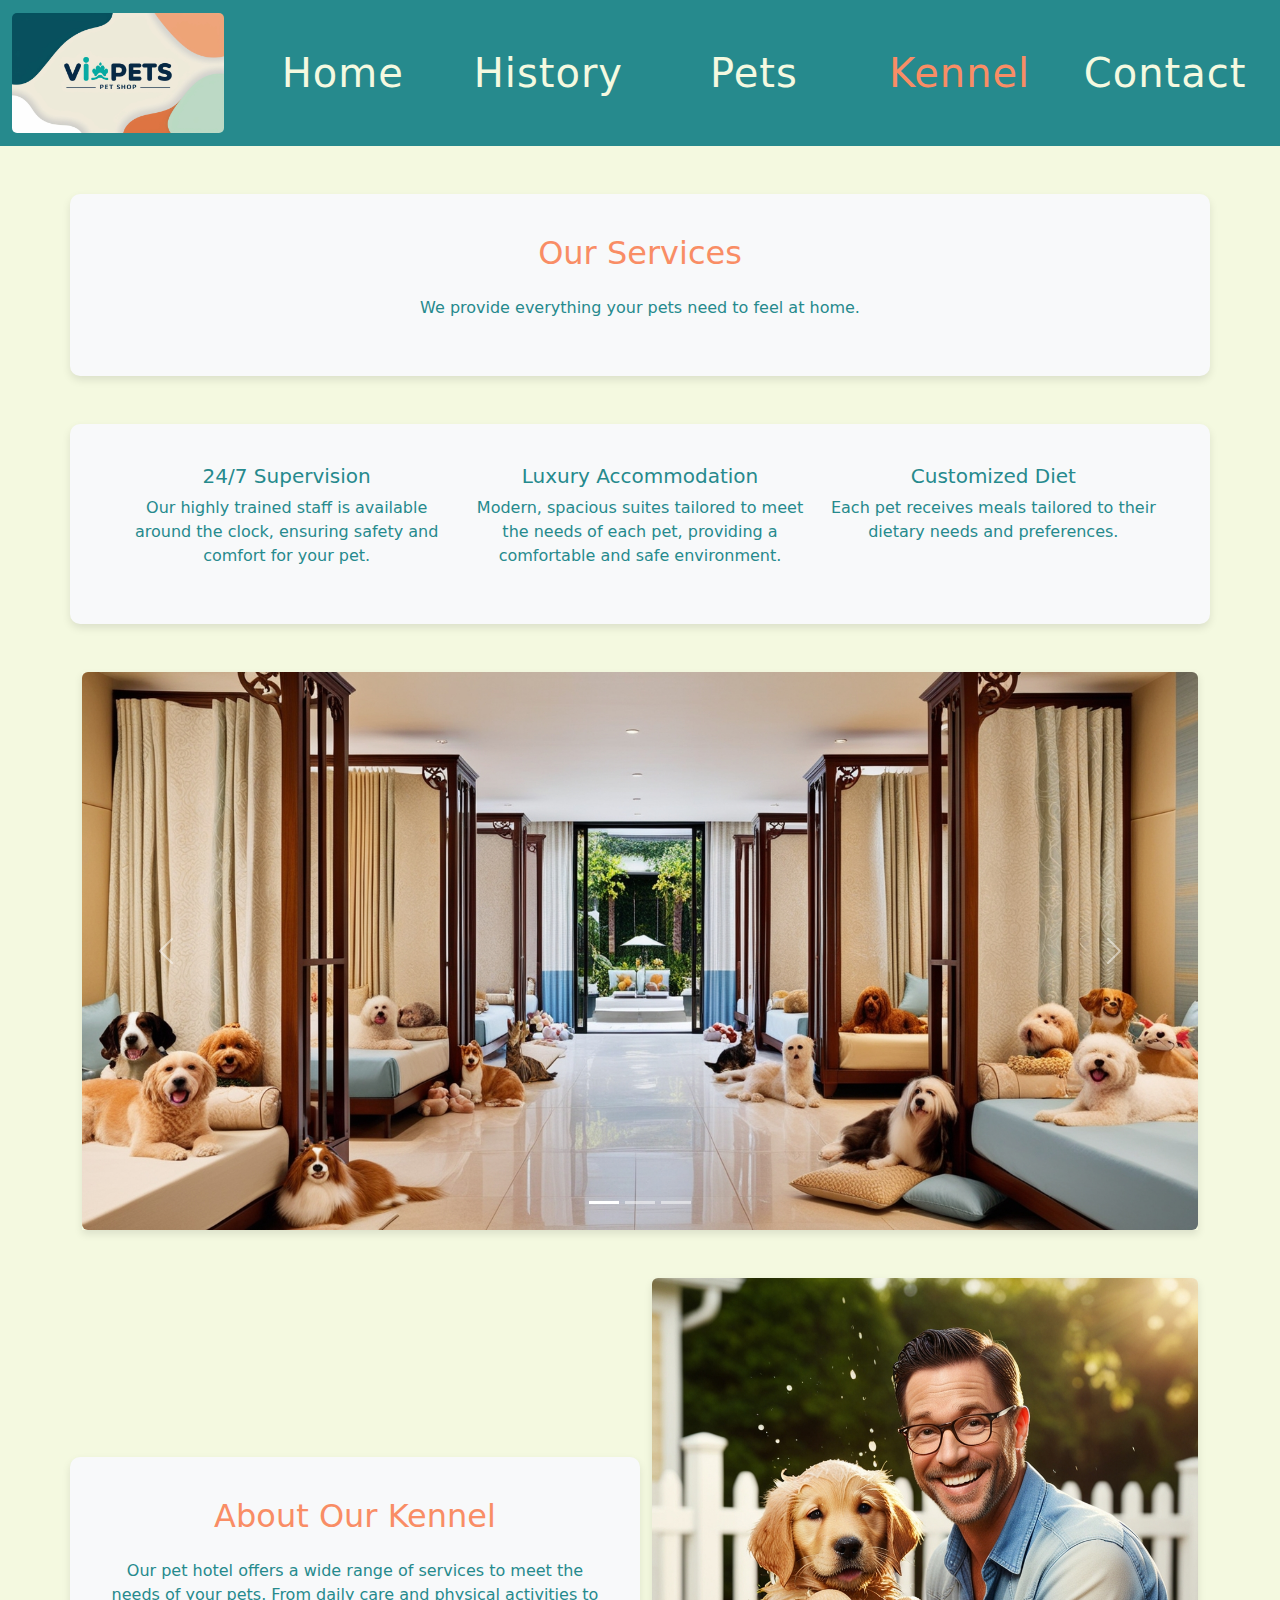
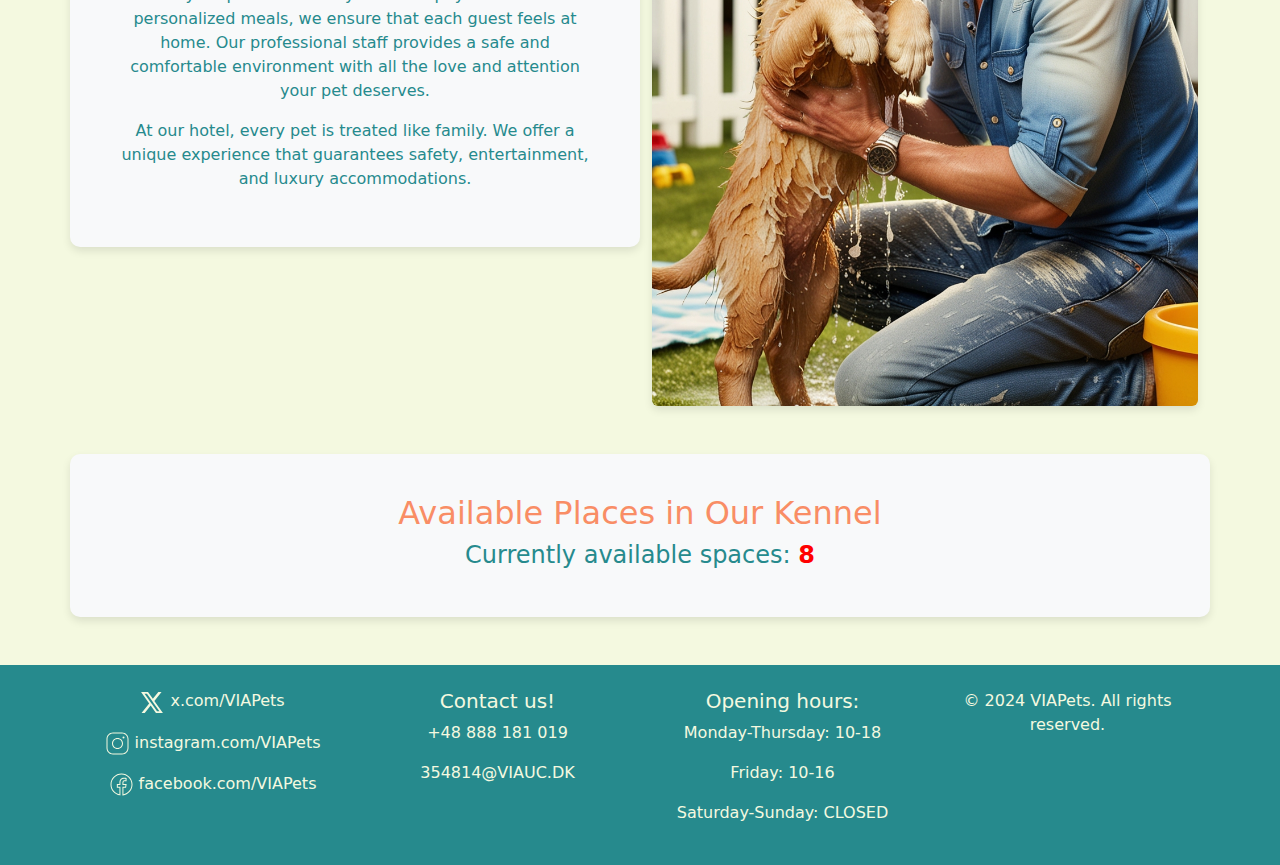
<file: website/kennel.html>
<!-- AUTHOR: TYMOTEUSZ ŻYDKIEWICZ -->
<!DOCTYPE html>
<html lang="en">
<head>
    <meta charset="UTF-8">
    <meta name="viewport" content="width=device-width, initial-scale=1.0">
    <title>VIAPets Kennel</title>
    <link href="css/bootstrap.min.css" type="text/css" rel="stylesheet">
    <link href="css/kennel.css" rel="stylesheet">
    <link href="css/header.css" rel="stylesheet" type="text/css">
    <link href="css/footer.css" rel="stylesheet" type="text/css">
    <script src="js/bootstrap.bundle.min.js"></script>
    <script src="js/readFreeSpace.js"></script>
    <link rel="shortcut icon" href="img/favicon.ico">
</head>
<body >

<header>
    <nav class="navbar navbar-expand-lg navbar-custom">
        <div class="container-fluid">
          <a class="navbar-brand" href="index.html">      
            <img src="img/viapets_logo.jpg" alt="VIApets">
        </a>
          <button class="navbar-toggler" type="button" data-bs-toggle="collapse" data-bs-target="#navbarNav" aria-controls="navbarNav" aria-expanded="false" aria-label="Toggle navigation">
            <span class="navbar-toggler-icon"><svg xmlns="http://www.w3.org/2000/svg" viewBox="0 0 30 30"><path stroke-linecap="round" stroke-miterlimit="10" stroke-width="2" d="M4 7h22M4 15h22M4 23h22"/></svg></span>
          </button>
          <div class="collapse navbar-collapse" id="navbarNav">
            <ul class="navbar-nav">
              <li class="nav-item">
                <a class="nav-link" href="index.html">Home</a>
              </li>
              <li class="nav-item">
                <a class="nav-link" href="history.html">History</a>
              </li>
              <li class="nav-item">
                <a class="nav-link" href="pets.html">Pets</a>
              </li>
              <li class="nav-item">
                <a class="nav-link active" href="kennel.html">Kennel</a>
              </li>
              <li class="nav-item">
                <a class="nav-link" href="contact.html">Contact</a>
              </li>
            </ul>
          </div>
        </div>
      </nav>
</header>


<section class="container my-5">
<div class="text"> 
    <div class="vision row text-center mb-5 ">
        <h2 class="text-center mb-4" >Our Services</h2>
        <p class="text-center diffrent-color">We provide everything your pets need to feel at home.</p>
    </div>  
    <div class="row text-center mb-5 vision">
        <div class="col-md-4">
            <h5>24/7 Supervision</h5>
            <p>Our highly trained staff is available around the clock, ensuring safety and comfort for your pet.</p>
        </div>
        <div class="col-md-4">
            <h5>Luxury Accommodation</h5>
            <p>Modern, spacious suites tailored to meet the needs of each pet, providing a comfortable and safe environment.</p>
        </div>
        <div class="col-md-4">
            <h5>Customized Diet</h5>
            <p>Each pet receives meals tailored to their dietary needs and preferences.</p>
        </div>
    </div>
</div>
    <div id="carouselExampleIndicators" class="carousel slide" data-bs-ride="carousel">
        <div class="carousel-indicators">
            <button type="button" data-bs-target="#carouselExampleIndicators" data-bs-slide-to="0" class="active" aria-current="true" aria-label="Slide 1"></button>
            <button type="button" data-bs-target="#carouselExampleIndicators" data-bs-slide-to="1" aria-label="Slide 2"></button>
            <button type="button" data-bs-target="#carouselExampleIndicators" data-bs-slide-to="2" aria-label="Slide 3"></button>
        </div>
        <div class="carousel-inner">
            <div class="carousel-item active">
                <img src="img/hotel.jpg" class="d-block w-100" alt="Luxury Suite 1">
            </div>
            <div class="carousel-item">
                <img src="img/eatingdog.jpg" class="d-block w-100" alt="Luxury Suite 2">
            </div>
            <div class="carousel-item">
                <img src="img/walking.jpg" class="d-block w-100" alt="Luxury Suite 3">
            </div>
        </div>
        <button class="carousel-control-prev" type="button" data-bs-target="#carouselExampleIndicators" data-bs-slide="prev">
            <span class="carousel-control-prev-icon" aria-hidden="true"></span>
            <span class="visually-hidden">Previous</span>
        </button>
        <button class="carousel-control-next" type="button" data-bs-target="#carouselExampleIndicators" data-bs-slide="next">
            <span class="carousel-control-next-icon" aria-hidden="true"></span>
            <span class="visually-hidden">Next</span>
        </button>
    </div>
</section>


<section class="container my-4 text" >
    
    <div class="row align-items-center ">
        <div class="col-md-6 vision">
            <h2 class="text-center mb-4">About Our Kennel</h2>
            <p class="diffrent-color">
                Our pet hotel offers a wide range of services to meet the needs of your pets. From daily care and physical activities to personalized meals, we ensure that each guest feels at home. 
                Our professional staff provides a safe and comfortable environment with all the love and attention your pet deserves.
            </p>
            <p class="diffrent-color">
                At our hotel, every pet is treated like family. We offer a unique experience that guarantees safety, entertainment, and luxury accommodations.
            </p>
        </div>
        <div class="col-md-6">
            <img src="img/washingdog.jpg" class="img-fluid rounded" alt="Caregiver Feeding Dog">
        </div>
    </div>
</section>

<section class="container text-center my-5 vision">
    <h2>Available Places in Our Kennel</h2>
    <h4>Currently available spaces: <strong id="freeSpaces">X</strong></h4>
</section>

<footer class="text-center py-4"> 
    <div class="container">
        <div class="row">
            <div class="col-md-3">
                
                <p><a href="x.com/VIAPets"><i><svg class="w-6 h-6 text-gray-800 dark:text-white" aria-hidden="true" xmlns="http://www.w3.org/2000/svg" width="25" height="25" fill="currentColor" viewBox="0 0 24 24">
                    <path fill="#F4F9E0" d="M13.795 10.533 20.68 2h-3.073l-5.255 6.517L7.69 2H1l7.806 10.91L1.47 22h3.074l5.705-7.07L15.31 22H22l-8.205-11.467Zm-2.38 2.95L9.97 11.464 4.36 3.627h2.31l4.528 6.317 1.443 2.02 6.018 8.409h-2.31l-4.934-6.89Z"/>
                  </svg>
                  </i> x.com/VIAPets</a></p>
                <p><a href="instagram.com/VIAPets"><i><svg xmlns="http://www.w3.org/2000/svg" x="0px" y="0px" width="25" height="25" viewBox="0 0 50 50" >
                    <path fill="#F4F9E0" d="M 16 3 C 8.8324839 3 3 8.8324839 3 16 L 3 34 C 3 41.167516 8.8324839 47 16 47 L 34 47 C 41.167516 47 47 41.167516 47 34 L 47 16 C 47 8.8324839 41.167516 3 34 3 L 16 3 z M 16 5 L 34 5 C 40.086484 5 45 9.9135161 45 16 L 45 34 C 45 40.086484 40.086484 45 34 45 L 16 45 C 9.9135161 45 5 40.086484 5 34 L 5 16 C 5 9.9135161 9.9135161 5 16 5 z M 37 11 A 2 2 0 0 0 35 13 A 2 2 0 0 0 37 15 A 2 2 0 0 0 39 13 A 2 2 0 0 0 37 11 z M 25 14 C 18.936712 14 14 18.936712 14 25 C 14 31.063288 18.936712 36 25 36 C 31.063288 36 36 31.063288 36 25 C 36 18.936712 31.063288 14 25 14 z M 25 16 C 29.982407 16 34 20.017593 34 25 C 34 29.982407 29.982407 34 25 34 C 20.017593 34 16 29.982407 16 25 C 16 20.017593 20.017593 16 25 16 z"></path></svg></i> instagram.com/VIAPets</a></p>
                <p><a href="facebook.com/VIAPets"><i><svg xmlns="http://www.w3.org/2000/svg" x="0px" y="0px" width="25" height="25" viewBox="0 0 50 50">
                    <path fill="#F4F9E0" d="M 25 3 C 12.861562 3 3 12.861562 3 25 C 3 36.019135 11.127533 45.138355 21.712891 46.728516 L 22.861328 46.902344 L 22.861328 29.566406 L 17.664062 29.566406 L 17.664062 26.046875 L 22.861328 26.046875 L 22.861328 21.373047 C 22.861328 18.494965 23.551973 16.599417 24.695312 15.410156 C 25.838652 14.220896 27.528004 13.621094 29.878906 13.621094 C 31.758714 13.621094 32.490022 13.734993 33.185547 13.820312 L 33.185547 16.701172 L 30.738281 16.701172 C 29.349697 16.701172 28.210449 17.475903 27.619141 18.507812 C 27.027832 19.539724 26.84375 20.771816 26.84375 22.027344 L 26.84375 26.044922 L 32.966797 26.044922 L 32.421875 29.564453 L 26.84375 29.564453 L 26.84375 46.929688 L 27.978516 46.775391 C 38.71434 45.319366 47 36.126845 47 25 C 47 12.861562 37.138438 3 25 3 z M 25 5 C 36.057562 5 45 13.942438 45 25 C 45 34.729791 38.035799 42.731796 28.84375 44.533203 L 28.84375 31.564453 L 34.136719 31.564453 L 35.298828 24.044922 L 28.84375 24.044922 L 28.84375 22.027344 C 28.84375 20.989871 29.033574 20.060293 29.353516 19.501953 C 29.673457 18.943614 29.981865 18.701172 30.738281 18.701172 L 35.185547 18.701172 L 35.185547 12.009766 L 34.318359 11.892578 C 33.718567 11.811418 32.349197 11.621094 29.878906 11.621094 C 27.175808 11.621094 24.855567 12.357448 23.253906 14.023438 C 21.652246 15.689426 20.861328 18.170128 20.861328 21.373047 L 20.861328 24.046875 L 15.664062 24.046875 L 15.664062 31.566406 L 20.861328 31.566406 L 20.861328 44.470703 C 11.816995 42.554813 5 34.624447 5 25 C 5 13.942438 13.942438 5 25 5 z"></path>
                    </svg></i> facebook.com/VIAPets</a></p>
            </div>
            <div class="col-md-3">
                <a href="contact.html"><h5>Contact us!</h5></a>
                <p><a href= "tel:+48888181019">+48 888 181 019</a></p>
                <p><a href= "mailto:354814@VIAUC.DK">354814@VIAUC.DK</a></p>
            </div>
            <div class="col-md-3">
                <h5>Opening hours:</h5>
                <p>Monday-Thursday: 10-18</p>
                <p>Friday: 10-16</p>
                <p>Saturday-Sunday: CLOSED</p>
            </div>
            <div class="col-md-3">
                <p>&copy; 2024 VIAPets. All rights reserved.</p>
            </div>
        </div>
    </div>
</footer>
</body>
</html>
</file>
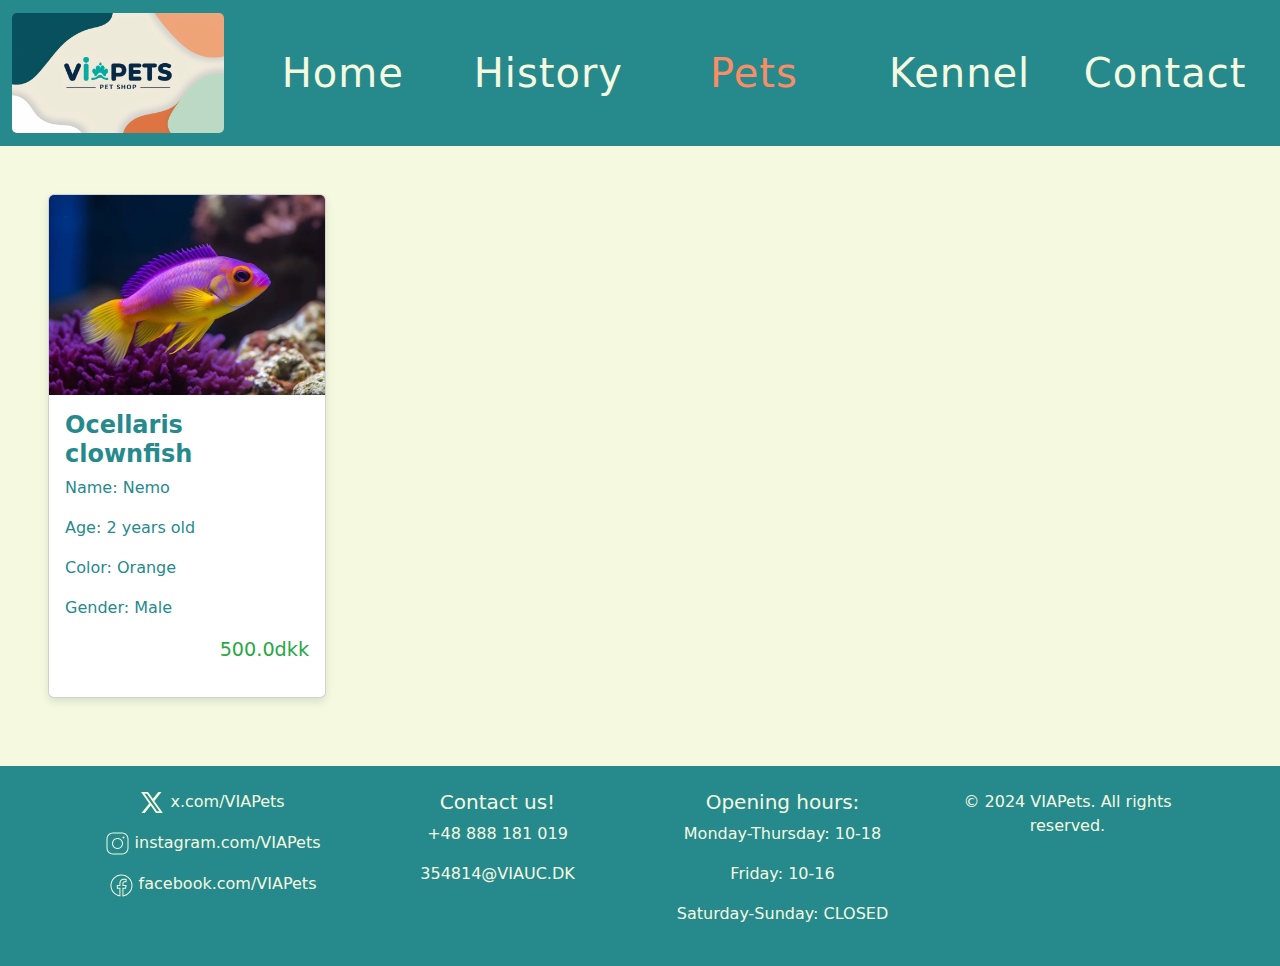
<file: website/pets.html>
<!-- AUTHOR: YUCHEN ZHANG -->
<!DOCTYPE html>
<html lang="en">
<head>
  <meta charset="UTF-8" >
  <title>VIAPets Pets</title>
  <meta name="viewport" content="width=device-width, initial-scale=1">
  <link href="css/bootstrap.min.css" type="text/css" rel="stylesheet">
    <link href="css/header.css" rel="stylesheet" type="text/css">
    <link href="css/footer.css" rel="stylesheet" type="text/css">
    <link href="css/pets.css" rel="stylesheet" type="text/css">
    <link href="css/kennel.css" rel="stylesheet">
    <script src="js/bootstrap.bundle.min.js"></script>
    <script src="js/displayPets.js"></script>
    <link rel="shortcut icon" href="img/favicon.ico">
</head>
<body>
<header>
  <nav class="navbar navbar-expand-lg navbar-custom">
      <div class="container-fluid">
        <a class="navbar-brand" href="index.html">      
          <img src="img/viapets_logo.jpg" alt="VIApets">
      </a>
        <button class="navbar-toggler" type="button" data-bs-toggle="collapse" data-bs-target="#navbarNav" aria-controls="navbarNav" aria-expanded="false" aria-label="Toggle navigation">
          <span class="navbar-toggler-icon"><svg xmlns="http://www.w3.org/2000/svg" viewBox="0 0 30 30"><path stroke-linecap="round" stroke-miterlimit="10" stroke-width="2" d="M4 7h22M4 15h22M4 23h22"/></svg></span>
        </button>
        <div class="collapse navbar-collapse" id="navbarNav">
          <ul class="navbar-nav">
            <li class="nav-item">
              <a class="nav-link" href="index.html">Home</a>
            </li>
            <li class="nav-item">
              <a class="nav-link" href="history.html">History</a>
            </li>
            <li class="nav-item">
              <a class="nav-link active" href="pets.html">Pets</a>
            </li>
            <li class="nav-item">
              <a class="nav-link" href="kennel.html">Kennel</a>
            </li>
            <li class="nav-item">
              <a class="nav-link" href="contact.html">Contact</a>
            </li>
          </ul>
        </div>
      </div>
    </nav>
</header>
      <div class="container py-5 pets px-5">
          <div class="row row-cols-1 row-cols-md-3 row-cols-lg-4 g-4" id="pets">
            <div class="vision row text-center mb-5 mt-5 no-pets-alert" id="noPetsMessage">
              <h2 class="text-center mb-4" >No pets are currently available for sale</h2>
              <p class="text-center diffrent-color">We are extremely sorry for the inconveniance</p>
          </div>  
          </div>
      </div>
      <footer class="text-center py-4"> 
        <div class="container">
            <div class="row">
                <div class="col-md-3">
                    
                    <p><a href="x.com/VIAPets"><i><svg class="w-6 h-6 text-gray-800 dark:text-white" aria-hidden="true" xmlns="http://www.w3.org/2000/svg" width="25" height="25" fill="currentColor" viewBox="0 0 24 24">
                        <path fill="#F4F9E0" d="M13.795 10.533 20.68 2h-3.073l-5.255 6.517L7.69 2H1l7.806 10.91L1.47 22h3.074l5.705-7.07L15.31 22H22l-8.205-11.467Zm-2.38 2.95L9.97 11.464 4.36 3.627h2.31l4.528 6.317 1.443 2.02 6.018 8.409h-2.31l-4.934-6.89Z"/>
                      </svg>
                      </i> x.com/VIAPets</a></p>
                    <p><a href="instagram.com/VIAPets"><i><svg xmlns="http://www.w3.org/2000/svg" x="0px" y="0px" width="25" height="25" viewBox="0 0 50 50" >
                        <path fill="#F4F9E0" d="M 16 3 C 8.8324839 3 3 8.8324839 3 16 L 3 34 C 3 41.167516 8.8324839 47 16 47 L 34 47 C 41.167516 47 47 41.167516 47 34 L 47 16 C 47 8.8324839 41.167516 3 34 3 L 16 3 z M 16 5 L 34 5 C 40.086484 5 45 9.9135161 45 16 L 45 34 C 45 40.086484 40.086484 45 34 45 L 16 45 C 9.9135161 45 5 40.086484 5 34 L 5 16 C 5 9.9135161 9.9135161 5 16 5 z M 37 11 A 2 2 0 0 0 35 13 A 2 2 0 0 0 37 15 A 2 2 0 0 0 39 13 A 2 2 0 0 0 37 11 z M 25 14 C 18.936712 14 14 18.936712 14 25 C 14 31.063288 18.936712 36 25 36 C 31.063288 36 36 31.063288 36 25 C 36 18.936712 31.063288 14 25 14 z M 25 16 C 29.982407 16 34 20.017593 34 25 C 34 29.982407 29.982407 34 25 34 C 20.017593 34 16 29.982407 16 25 C 16 20.017593 20.017593 16 25 16 z"></path></svg></i> instagram.com/VIAPets</a></p>
                    <p><a href="facebook.com/VIAPets"><i><svg xmlns="http://www.w3.org/2000/svg" x="0px" y="0px" width="25" height="25" viewBox="0 0 50 50">
                        <path fill="#F4F9E0" d="M 25 3 C 12.861562 3 3 12.861562 3 25 C 3 36.019135 11.127533 45.138355 21.712891 46.728516 L 22.861328 46.902344 L 22.861328 29.566406 L 17.664062 29.566406 L 17.664062 26.046875 L 22.861328 26.046875 L 22.861328 21.373047 C 22.861328 18.494965 23.551973 16.599417 24.695312 15.410156 C 25.838652 14.220896 27.528004 13.621094 29.878906 13.621094 C 31.758714 13.621094 32.490022 13.734993 33.185547 13.820312 L 33.185547 16.701172 L 30.738281 16.701172 C 29.349697 16.701172 28.210449 17.475903 27.619141 18.507812 C 27.027832 19.539724 26.84375 20.771816 26.84375 22.027344 L 26.84375 26.044922 L 32.966797 26.044922 L 32.421875 29.564453 L 26.84375 29.564453 L 26.84375 46.929688 L 27.978516 46.775391 C 38.71434 45.319366 47 36.126845 47 25 C 47 12.861562 37.138438 3 25 3 z M 25 5 C 36.057562 5 45 13.942438 45 25 C 45 34.729791 38.035799 42.731796 28.84375 44.533203 L 28.84375 31.564453 L 34.136719 31.564453 L 35.298828 24.044922 L 28.84375 24.044922 L 28.84375 22.027344 C 28.84375 20.989871 29.033574 20.060293 29.353516 19.501953 C 29.673457 18.943614 29.981865 18.701172 30.738281 18.701172 L 35.185547 18.701172 L 35.185547 12.009766 L 34.318359 11.892578 C 33.718567 11.811418 32.349197 11.621094 29.878906 11.621094 C 27.175808 11.621094 24.855567 12.357448 23.253906 14.023438 C 21.652246 15.689426 20.861328 18.170128 20.861328 21.373047 L 20.861328 24.046875 L 15.664062 24.046875 L 15.664062 31.566406 L 20.861328 31.566406 L 20.861328 44.470703 C 11.816995 42.554813 5 34.624447 5 25 C 5 13.942438 13.942438 5 25 5 z"></path>
                        </svg></i> facebook.com/VIAPets</a></p>
                </div>
                <div class="col-md-3">
                    <a href="contact.html"><h5>Contact us!</h5></a>
                    <p><a href= "tel:+48888181019">+48 888 181 019</a></p>
                    <p><a href= "mailto:354814@VIAUC.DK">354814@VIAUC.DK</a></p>
                </div>
                <div class="col-md-3">
                    <h5>Opening hours:</h5>
                    <p>Monday-Thursday: 10-18</p>
                    <p>Friday: 10-16</p>
                    <p>Saturday-Sunday: CLOSED</p>
                </div>
                <div class="col-md-3">
                    <p>&copy; 2024 VIAPets. All rights reserved.</p>
                </div>
            </div>
        </div>
    </footer>

          </body>
          </html>
</file>
<file: website/css/index.css>
body
{
    background-color: #F4F9E0;
    color: #268A8D;
}
h2
{
    color: #F98D65 ;
}
.diffrent-color
{
    color: #5EBB93;
}
strong
{
    color: red;
}
.vision {
    background-color: #f8f9fa;
    padding: 40px;
    border-radius: 10px;
    margin-top: 20px;
    box-shadow: 0px 4px 8px rgba(0, 0, 0, 0.1);
    text-align: center;
}
body {
    background-color: #F4F9E0;
    color: #268A8D;
}
.carousel-inner img {
    width: 100%;
    height: 400px;
    object-fit: cover;
}
.card {
    background-color: #F4F9E0;
    color: #268A8D;
    border: none;
}
.card-title {
    color: #268A8D;
}
.card-text {
    color: #5EBB93;
}
.link-style {
    color: #268A8D;
    text-decoration: underline;
}
.vision2
{
    background-color: #f8f9fa;
    padding: 40px;
    border-radius: 10px;
    margin-top: 20px;
    box-shadow: 0px 4px 8px rgba(0, 0, 0, 0.1);
    text-align: center;
}
.vision3
{
    background-color: black;
    padding: 40px;
    border-radius: 10px;
    margin-top: 20px;
    box-shadow: 0px 4px 8px rgba(0, 0, 0, 0.1);
    text-align: center;
}
.big-logo
{
    box-sizing: border-box;
    padding-top: 2.5rem;
    padding-bottom: 2.5rem;
}
h5
{
    font-size: 90%;
}
.news p
{
    font-size: 80%;
}

.container h1
{
    color: #F98D65;
    letter-spacing: 2px;
}
</file>
<file: website/css/header.css>
.navbar-custom
{
    background-color: #268A8D;
}

.navbar-brand img
{
    width: 212px;
}

.navbar-custom .navbar-nav
{
    width: 100%;
}

.navbar-custom .nav-item
{
    width: 100%;
}

.navbar-custom .nav-link
{
    color: #F4F9E0;
    transition: ease-in-out .2s;
    font-size: 2.5rem;
    text-align: center;
    letter-spacing: 1px;
}

.navbar-custom .nav-link:hover, .navbar-custom .active
{
    color: #F98D65!important;
}

.navbar-custom .navbar-brand img
{
    border-radius: 5px;
}

.navbar-custom .navbar-toggler
{
    border-color: #F4F9E0;
    box-shadow: none;
    transition: ease-in-out .2s;
}

.navbar-toggler-icon {
    background-image: none;
}

.navbar-toggler-icon svg path {
    stroke: #F4F9E0;
    transition: ease-in-out .2s;
}

.navbar-toggler:hover .navbar-toggler-icon svg path {
    stroke: #F98D65;
}

.navbar-custom .navbar-toggler:hover
{
   border-color: #F98D65; 
}

@media only screen and (max-width: 576px)
{
    .navbar-custom .nav-link
    {
        font-size: 1.5rem;
        letter-spacing: .5px;
    }

    .navbar-brand img
    {
        width: 150px;
    }
}
</file>
<file: website/css/footer.css>
footer
{
    background-color: #268A8D; color: #F4F9E0;
}

footer a
{
    color: #F4F9E0;
    text-decoration: none;
}
</file>
<file: website/css/contact.css>
html, body {
    height: 100%;
    background-color: #f4f9e0; 
    margin: 0;
    display: flex; 
    flex-direction: column;
    color: #268A8D;
}

div {
    max-width: 100%;
}

.container {
    display: flex;
    flex-wrap: wrap;
    justify-content: center;
    align-items: center;
}

.div1, .div2, .div3, .div4, .div5 {
    background-color: #8AD1C5;
    margin: 30px; /* Space between divs */
    flex: 1 1 500px; /* Responsive flex item */
    max-width: 400px; /* Max width to maintain layout */
    height: auto;
    border: 5px solid #F98D65; /* Border around the employee cards */
}

.role_main {
    text-align: center;
    margin-top: 10px;
}

img {
    width: 100%; /* Adjust to be responsive */
    height: auto; /* Maintains aspect ratio */
    border-radius: 10px;
    margin-bottom: 10px; 

}

.title {
    background-color: #268A8D;
    color: #F4F9E0;
    padding: 60px;
    text-align: center;
}

.employee-image {
    width: 130px; 
    height: 150px; 
    object-fit: cover; /* Ensure image covers the area */
    border-radius: 50%; /* Makes the image circular */

}

.employee-card {
    margin-bottom: 50px; 
    margin-top: 50px;
}

.contact-title {
    margin-bottom: 40px; 
}

.contact-section {
    padding: 30px; 
}

html, body {
    height: 100%;
    margin: 0;
    display: flex;
    flex-direction: column;
}

 body {
    background-color: #f4f9e0; 
}

.container {
    flex: 1;
} 

.contact-title {
    background-color: #268A8D;
    color: #F4F9E0;
    padding: 60px;
    text-align: center;}

.employee-image {
    width: 150px; 
    height: 150px; 
    object-fit: cover; 
    border-radius: 50%;
}

.vision {
    background-color: #f8f9fa;
    padding: 40px;
    border-radius: 10px;
    margin-top: 20px;
    box-shadow: 0px 4px 8px rgba(0, 0, 0, 0.1);
    text-align: center;
}
.row
{
    padding: 0 40px;
    width: 100%;
    margin: 0;
}
</file>
<file: website/css/history.css>
body {
    background-color: #F4F9E0;
    color: #268A8D;
}
/* Header section styling */
.title {
    background-color: #268A8D;
    color:  #F4F9E0;
    padding: 60px ;
    text-align: center;
}

/* Vision section styling */
.vision {
    background-color: #f8f9fa;
    padding: 40px;
    border-radius: 10px;
    margin-top: 20px;
    box-shadow: 0px 4px 8px rgba(0, 0, 0, 0.1);
    text-align: center;
    h2 {
        color: #f98D65;
    }
}

/* Timeline section styling */
.history {
    padding: 40px 0;
}

/* Timeline item styling */
.years {
    margin-bottom: 40px;
}

/* Image styling in timeline */
.years img {
    width: 100%;
    height: auto;
    border-radius: 10px;
    box-shadow: 0px 4px 8px rgba(0, 0, 0, 0.2);
}

/* Timeline content box styling */
.years .content {
    background-color: #f8f9fa;
    border-radius: 10px;
    padding: 20px;
    box-shadow: 0px 4px 8px rgba(0, 0, 0, 0.1);
}
</file>
<file: website/css/kennel.css>
body
{
    background-color: #F4F9E0;
    color: #268A8D;
}
h2
{
    color: #F98D65 ;
}
header
{
    background-color: #268A8D;
    color: #F4F9E0;
}

.carousel .carousel-item img
{
    border-radius: 0.375rem;
}

.carousel, .img-fluid
{
    box-shadow: 0px 4px 8px rgba(0, 0, 0, 0.1);
}

strong
{
    color: red;
}

.vision {
    background-color: #f8f9fa;
    padding: 40px;
    border-radius: 10px;
    margin-top: 20px;
    box-shadow: 0px 4px 8px rgba(0, 0, 0, 0.1);
    text-align: center;
}
</file>
<file: website/css/pets.css>
.animal-card {
    box-shadow: 0 4px 8px rgba(0, 0, 0, 0.1);
    margin-bottom: 20px;
    color: #268A8D;
}
.animal-card img {
    height: 200px;
    object-fit: cover;
}
.animal-card-title {
    font-size: 1.5rem;
    font-weight: bold;
}
.animal-card-price {
    font-size: 1.2rem;
    color: #28a745;
}
.pets
{
    background-color: #F4F9E0;
    width: 100%;
    max-width: 100%;
}

.no-pets-alert
{
    display: none;
    width: 100%;
}
</file>
